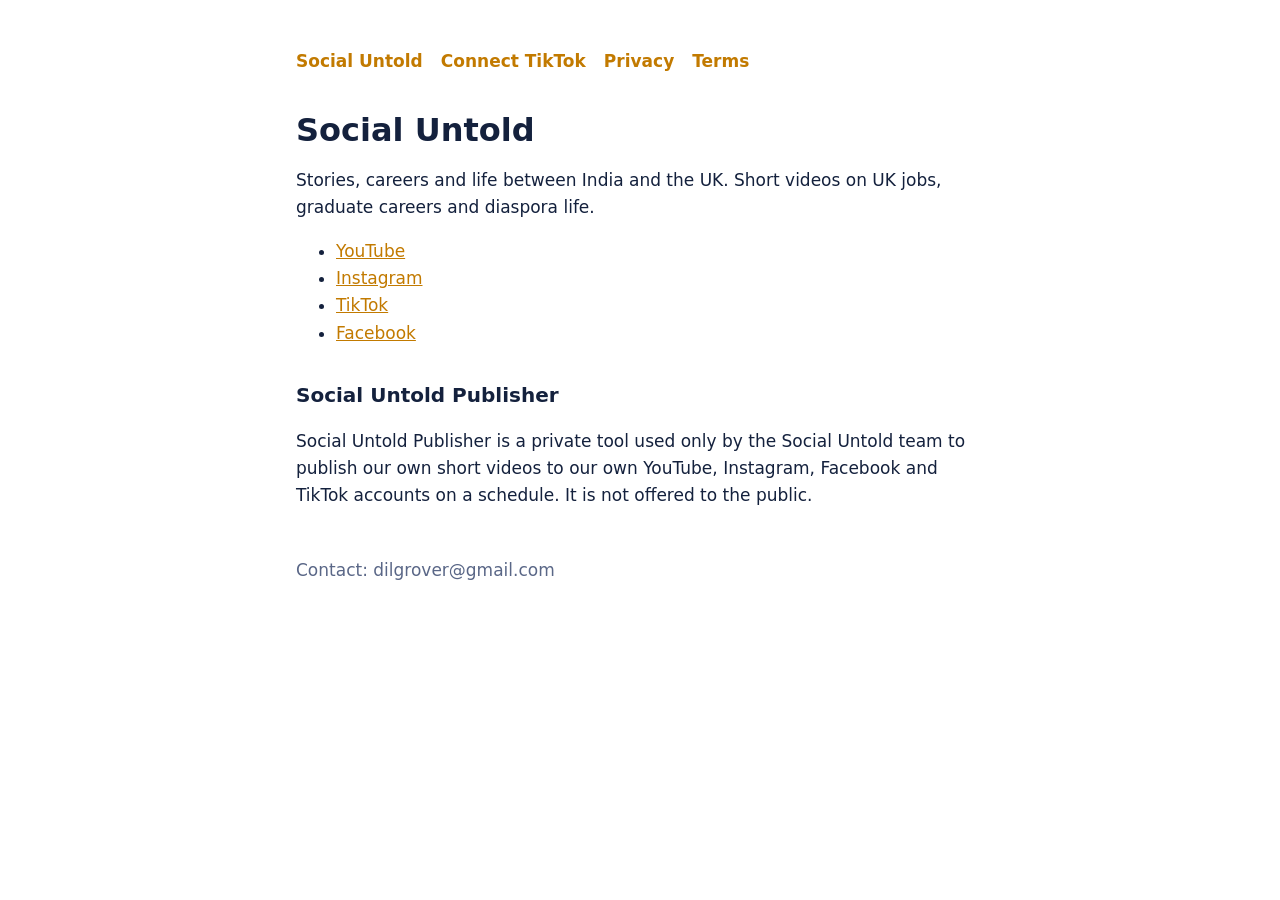
<file: index.html>
<!doctype html><html lang="en-GB"><head><meta charset="utf-8"><meta name="viewport" content="width=device-width,initial-scale=1"><title>Social Untold</title><link rel="stylesheet" href="style.css"></head><body><main><nav><a href="./">Social Untold</a><a href="connect.html">Connect TikTok</a><a href="privacy.html">Privacy</a><a href="terms.html">Terms</a></nav>
<h1>Social Untold</h1>
<p>Stories, careers and life between India and the UK. Short videos on UK jobs, graduate careers and diaspora life.</p>
<ul>
<li><a href="https://www.youtube.com/@socialuntold">YouTube</a></li>
<li><a href="https://www.instagram.com/socialuntold">Instagram</a></li>
<li><a href="https://www.tiktok.com/@socialuntold">TikTok</a></li>
<li><a href="https://www.facebook.com/293495453836523">Facebook</a></li>
</ul>
<h2>Social Untold Publisher</h2>
<p>Social Untold Publisher is a private tool used only by the Social Untold team to publish our own short videos to our own YouTube, Instagram, Facebook and TikTok accounts on a schedule. It is not offered to the public.</p>
<p class="muted" style="margin-top:48px">Contact: dilgrover@gmail.com</p></main></body></html>
</file>
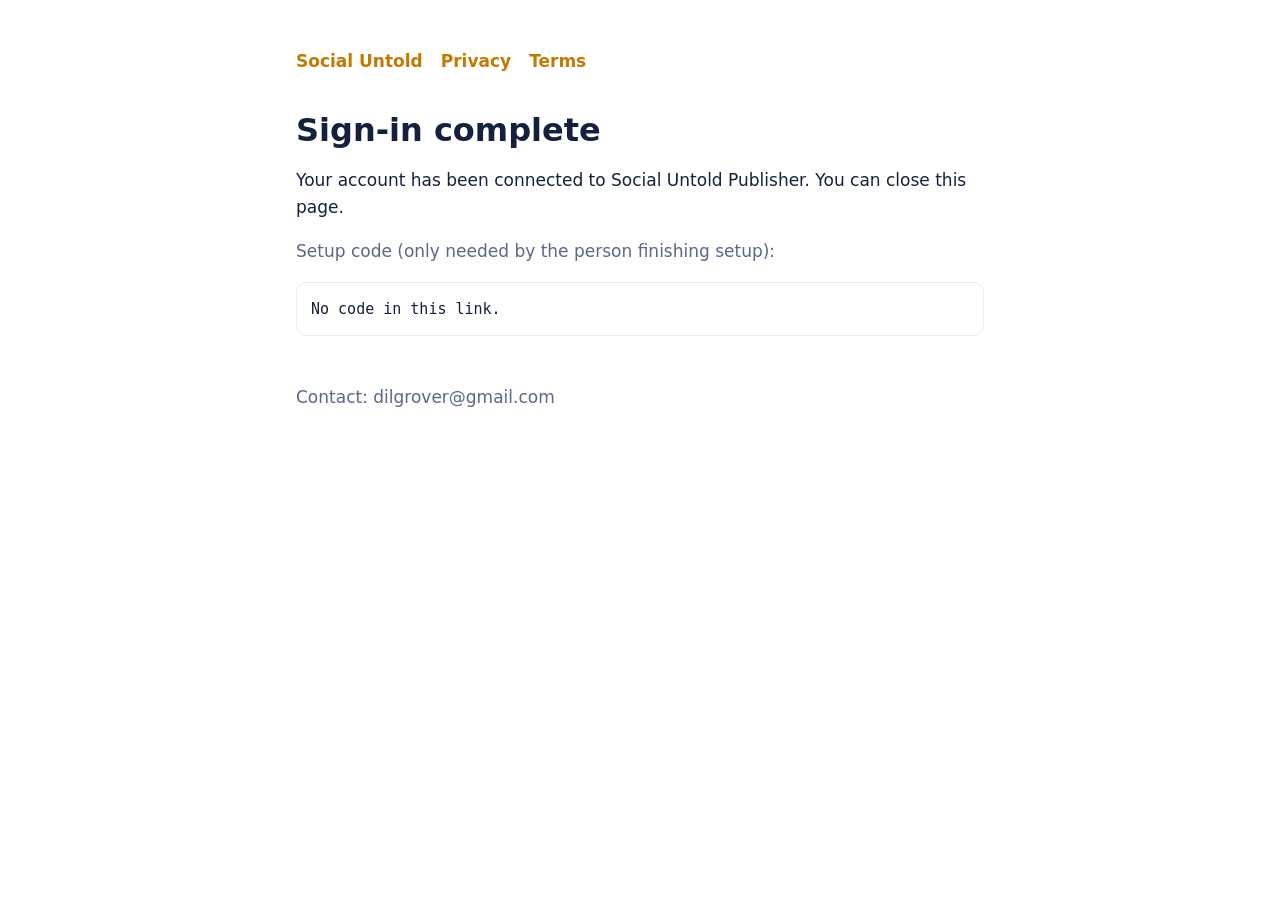
<file: callback.html>
<!doctype html><html lang="en-GB"><head><meta charset="utf-8"><meta name="viewport" content="width=device-width,initial-scale=1"><title>Connected – Social Untold</title><link rel="stylesheet" href="style.css"></head><body><main><nav><a href="./">Social Untold</a><a href="privacy.html">Privacy</a><a href="terms.html">Terms</a></nav>
<h1>Sign-in complete</h1>
<p>Your account has been connected to Social Untold Publisher. You can close this page.</p>
<p class="muted">Setup code (only needed by the person finishing setup):</p>
<code id="c">–</code>
<script>
const p=new URLSearchParams(location.search);
document.getElementById('c').textContent=p.get('code')||(p.get('error')?'Error: '+p.get('error')+' '+(p.get('error_description')||''):'No code in this link.');
</script>
<p class="muted" style="margin-top:48px">Contact: dilgrover@gmail.com</p></main></body></html>
</file>
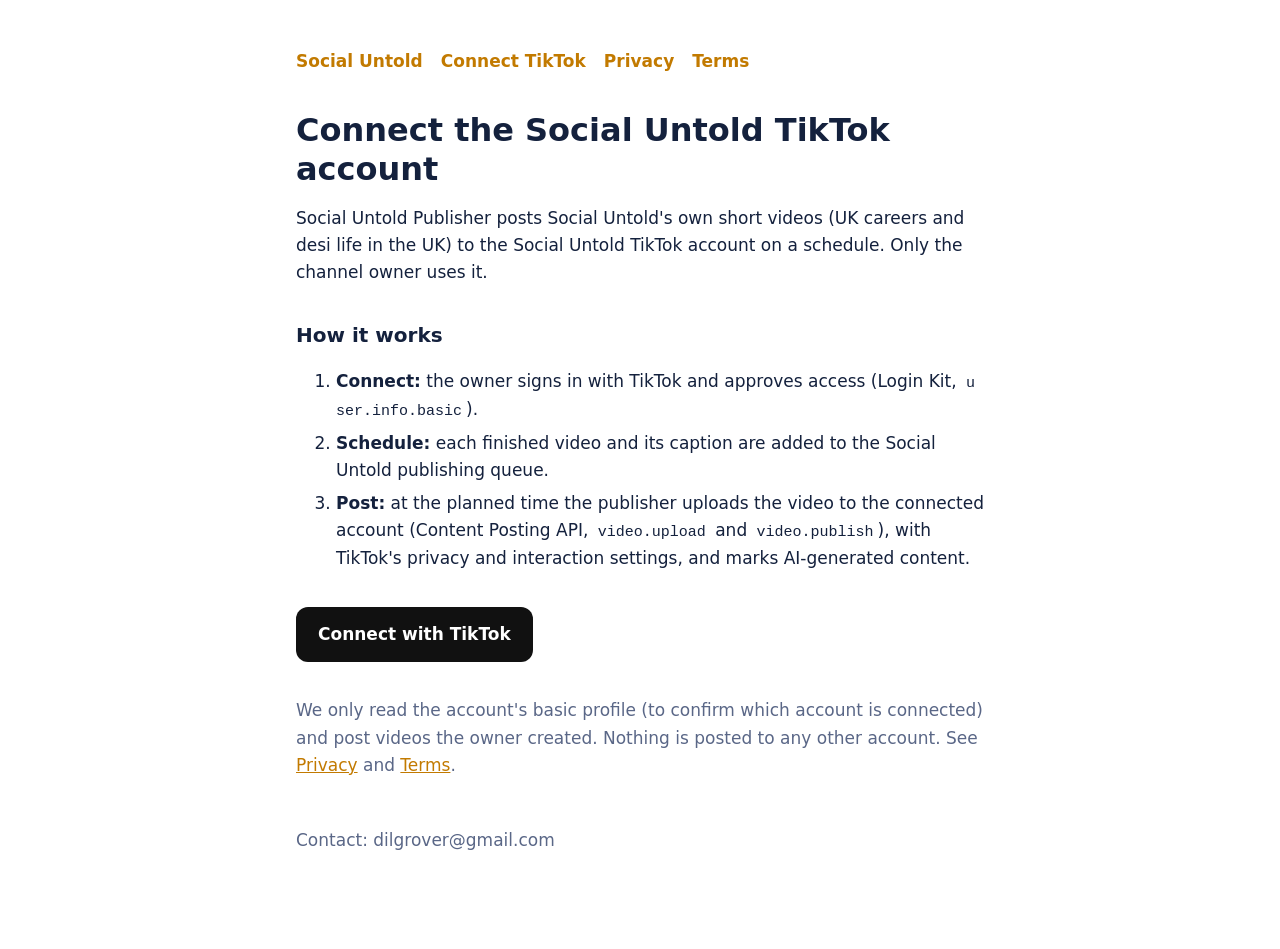
<file: connect.html>
<!doctype html><html lang="en-GB"><head><meta charset="utf-8"><meta name="viewport" content="width=device-width,initial-scale=1"><title>Connect TikTok – Social Untold</title><link rel="stylesheet" href="style.css">
<style>.btn{display:inline-block;margin:18px 0;padding:14px 22px;border-radius:12px;background:#111;color:#fff;font-weight:700;text-decoration:none}.btn:hover{opacity:.9}ol li{margin:6px 0}</style></head>
<body><main><nav><a href="./">Social Untold</a><a href="connect.html">Connect TikTok</a><a href="privacy.html">Privacy</a><a href="terms.html">Terms</a></nav>
<h1>Connect the Social Untold TikTok account</h1>
<p>Social Untold Publisher posts Social Untold's own short videos (UK careers and desi life in the UK) to the Social Untold TikTok account on a schedule. Only the channel owner uses it.</p>
<h2>How it works</h2>
<ol>
<li><b>Connect:</b> the owner signs in with TikTok and approves access (Login Kit, <code style="display:inline;padding:0 4px;border:0">user.info.basic</code>).</li>
<li><b>Schedule:</b> each finished video and its caption are added to the Social Untold publishing queue.</li>
<li><b>Post:</b> at the planned time the publisher uploads the video to the connected account (Content Posting API, <code style="display:inline;padding:0 4px;border:0">video.upload</code> and <code style="display:inline;padding:0 4px;border:0">video.publish</code>), with TikTok's privacy and interaction settings, and marks AI-generated content.</li>
</ol>
<a class="btn" id="go" href="#">Connect with TikTok</a>
<p class="muted">We only read the account's basic profile (to confirm which account is connected) and post videos the owner created. Nothing is posted to any other account. See <a href="privacy.html">Privacy</a> and <a href="terms.html">Terms</a>.</p>
<script>
// Client keys are public identifiers (they appear in every TikTok sign-in link). ?app=live uses the approved app.
const KEYS={sandbox:"sbawht1jczstx3c98q",live:""};
const app=new URLSearchParams(location.search).get("app")||"sandbox";
const q=new URLSearchParams({client_key:KEYS[app]||KEYS.sandbox,scope:"user.info.basic,video.upload,video.publish",response_type:"code",
  redirect_uri:"https://dilgrover.github.io/social-untold-site/callback.html",state:"socialuntold",disable_auto_auth:"1"});
document.getElementById("go").href="https://www.tiktok.com/v2/auth/authorize/?"+q;
</script>
<p class="muted" style="margin-top:48px">Contact: dilgrover@gmail.com</p></main></body></html>
</file>
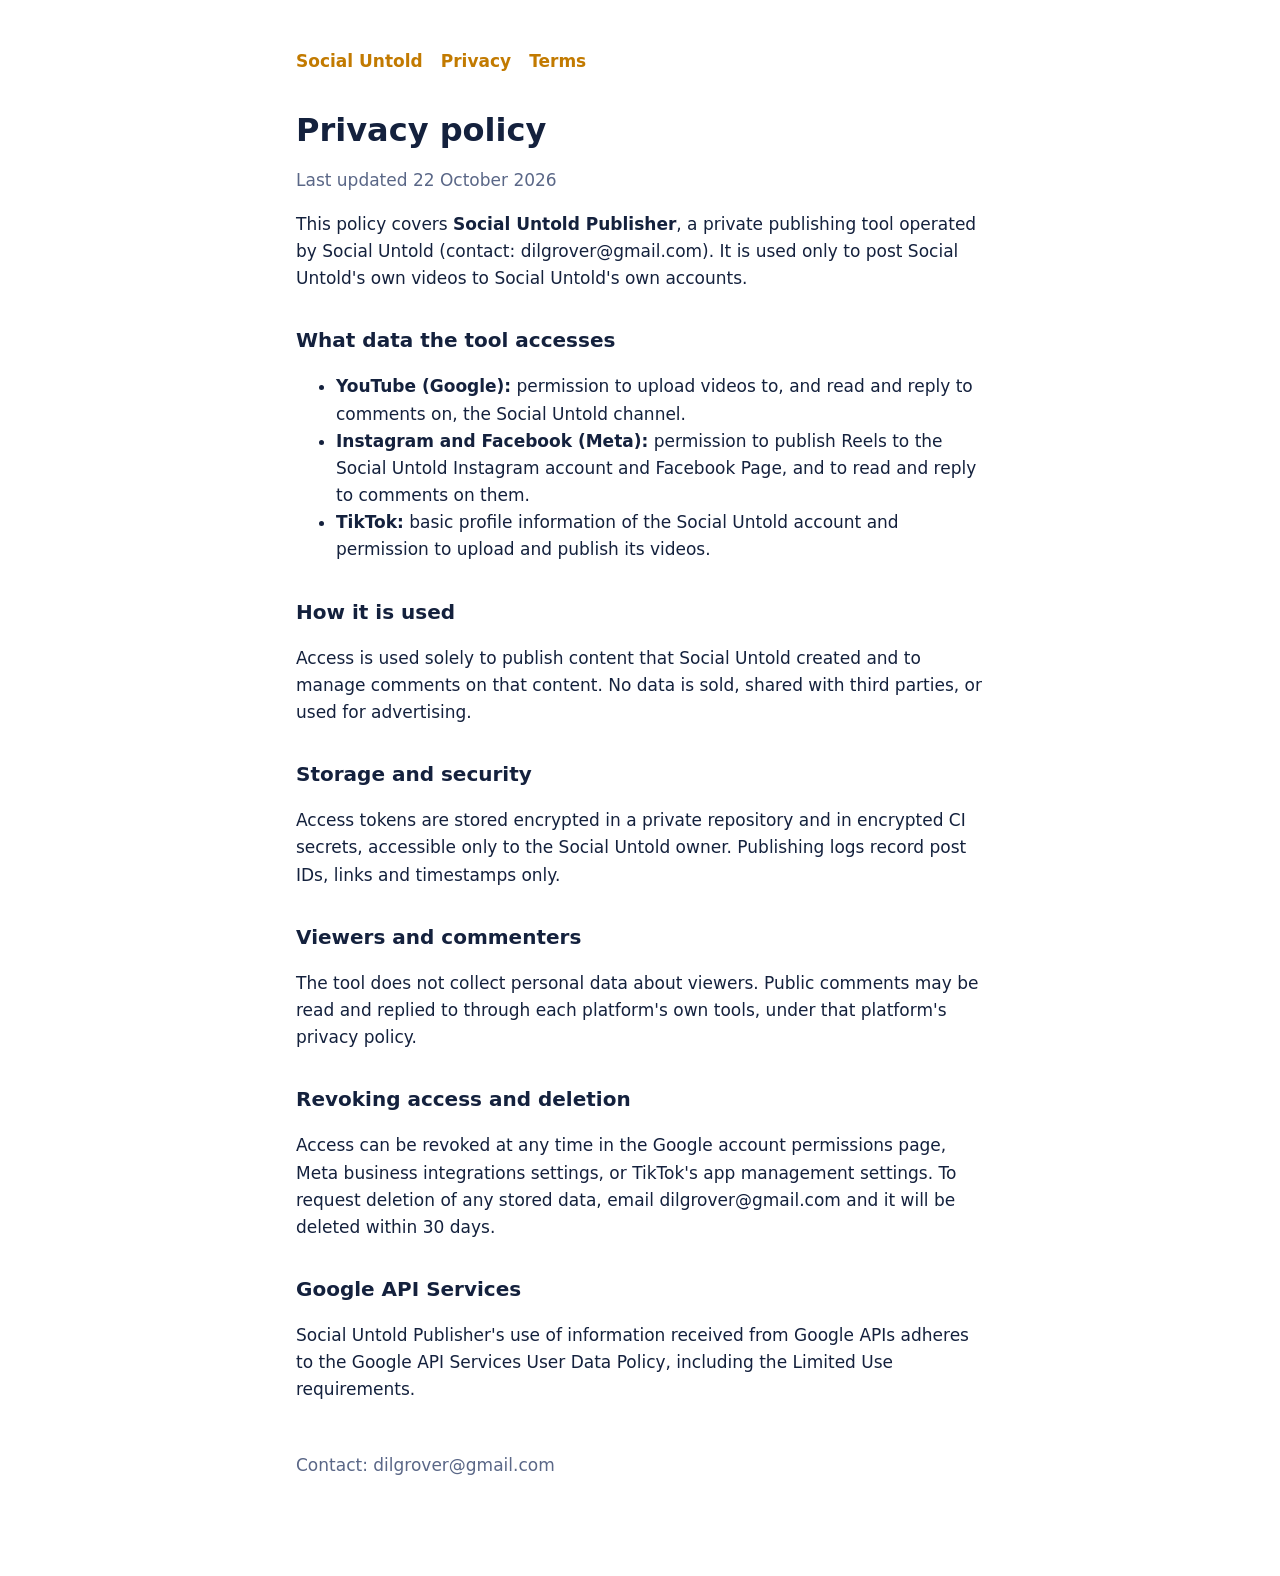
<file: privacy.html>
<!doctype html><html lang="en-GB"><head><meta charset="utf-8"><meta name="viewport" content="width=device-width,initial-scale=1"><title>Privacy policy – Social Untold</title><link rel="stylesheet" href="style.css"></head><body><main><nav><a href="./">Social Untold</a><a href="privacy.html">Privacy</a><a href="terms.html">Terms</a></nav>
<h1>Privacy policy</h1>
<p class="muted">Last updated 22 October 2026</p>
<p>This policy covers <strong>Social Untold Publisher</strong>, a private publishing tool operated by Social Untold (contact: dilgrover@gmail.com). It is used only to post Social Untold's own videos to Social Untold's own accounts.</p>
<h2>What data the tool accesses</h2>
<ul>
<li><strong>YouTube (Google):</strong> permission to upload videos to, and read and reply to comments on, the Social Untold channel.</li>
<li><strong>Instagram and Facebook (Meta):</strong> permission to publish Reels to the Social Untold Instagram account and Facebook Page, and to read and reply to comments on them.</li>
<li><strong>TikTok:</strong> basic profile information of the Social Untold account and permission to upload and publish its videos.</li>
</ul>
<h2>How it is used</h2>
<p>Access is used solely to publish content that Social Untold created and to manage comments on that content. No data is sold, shared with third parties, or used for advertising.</p>
<h2>Storage and security</h2>
<p>Access tokens are stored encrypted in a private repository and in encrypted CI secrets, accessible only to the Social Untold owner. Publishing logs record post IDs, links and timestamps only.</p>
<h2>Viewers and commenters</h2>
<p>The tool does not collect personal data about viewers. Public comments may be read and replied to through each platform's own tools, under that platform's privacy policy.</p>
<h2>Revoking access and deletion</h2>
<p>Access can be revoked at any time in the Google account permissions page, Meta business integrations settings, or TikTok's app management settings. To request deletion of any stored data, email dilgrover@gmail.com and it will be deleted within 30 days.</p>
<h2>Google API Services</h2>
<p>Social Untold Publisher's use of information received from Google APIs adheres to the Google API Services User Data Policy, including the Limited Use requirements.</p>
<p class="muted" style="margin-top:48px">Contact: dilgrover@gmail.com</p></main></body></html>
</file>
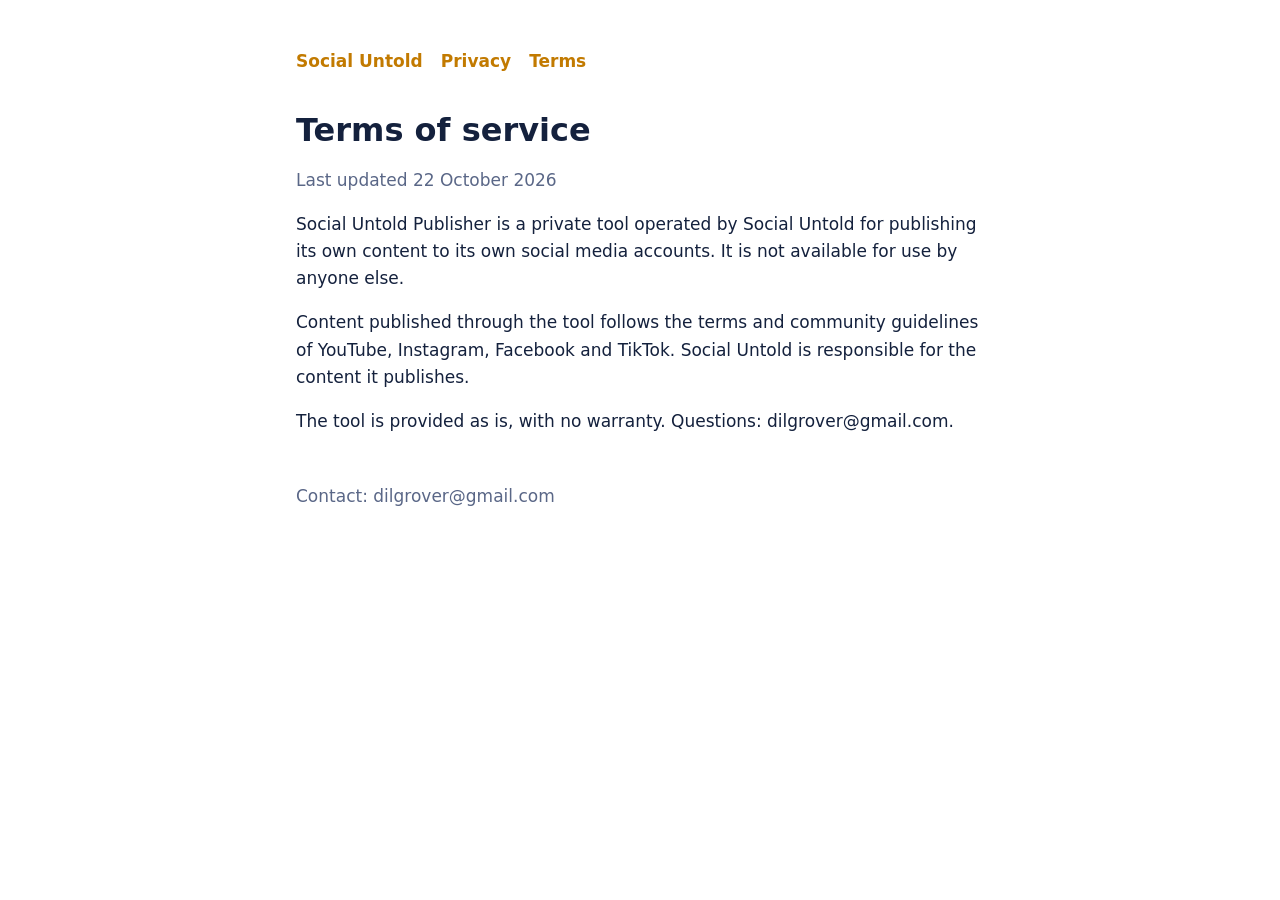
<file: terms.html>
<!doctype html><html lang="en-GB"><head><meta charset="utf-8"><meta name="viewport" content="width=device-width,initial-scale=1"><title>Terms of service – Social Untold</title><link rel="stylesheet" href="style.css"></head><body><main><nav><a href="./">Social Untold</a><a href="privacy.html">Privacy</a><a href="terms.html">Terms</a></nav>
<h1>Terms of service</h1>
<p class="muted">Last updated 22 October 2026</p>
<p>Social Untold Publisher is a private tool operated by Social Untold for publishing its own content to its own social media accounts. It is not available for use by anyone else.</p>
<p>Content published through the tool follows the terms and community guidelines of YouTube, Instagram, Facebook and TikTok. Social Untold is responsible for the content it publishes.</p>
<p>The tool is provided as is, with no warranty. Questions: dilgrover@gmail.com.</p>
<p class="muted" style="margin-top:48px">Contact: dilgrover@gmail.com</p></main></body></html>
</file>
<file: style.css>
:root{--bg:#fff;--ink:#14213D;--muted:#5A6787;--accent:#C27A00;--line:#E6EAF2}
@media (prefers-color-scheme:dark){:root{--bg:#0B1630;--ink:#F2F5FB;--muted:#9FB3DA;--accent:#FFB020;--line:#22335E}}
*{box-sizing:border-box}body{margin:0;background:var(--bg);color:var(--ink);font:17px/1.6 system-ui,-apple-system,"Segoe UI",sans-serif}
main{max-width:720px;margin:0 auto;padding:48px 16px 80px}h1{font-size:32px;line-height:1.2;margin:0 0 8px}
h2{font-size:20px;margin:32px 0 8px}p,li{color:var(--ink)}.muted{color:var(--muted)}a{color:var(--accent)}
nav{display:flex;gap:18px;flex-wrap:wrap;margin-bottom:36px;font-weight:600}nav a{text-decoration:none}
code{display:block;padding:14px;border:1px solid var(--line);border-radius:10px;word-break:break-all;font-size:15px}
</file>
